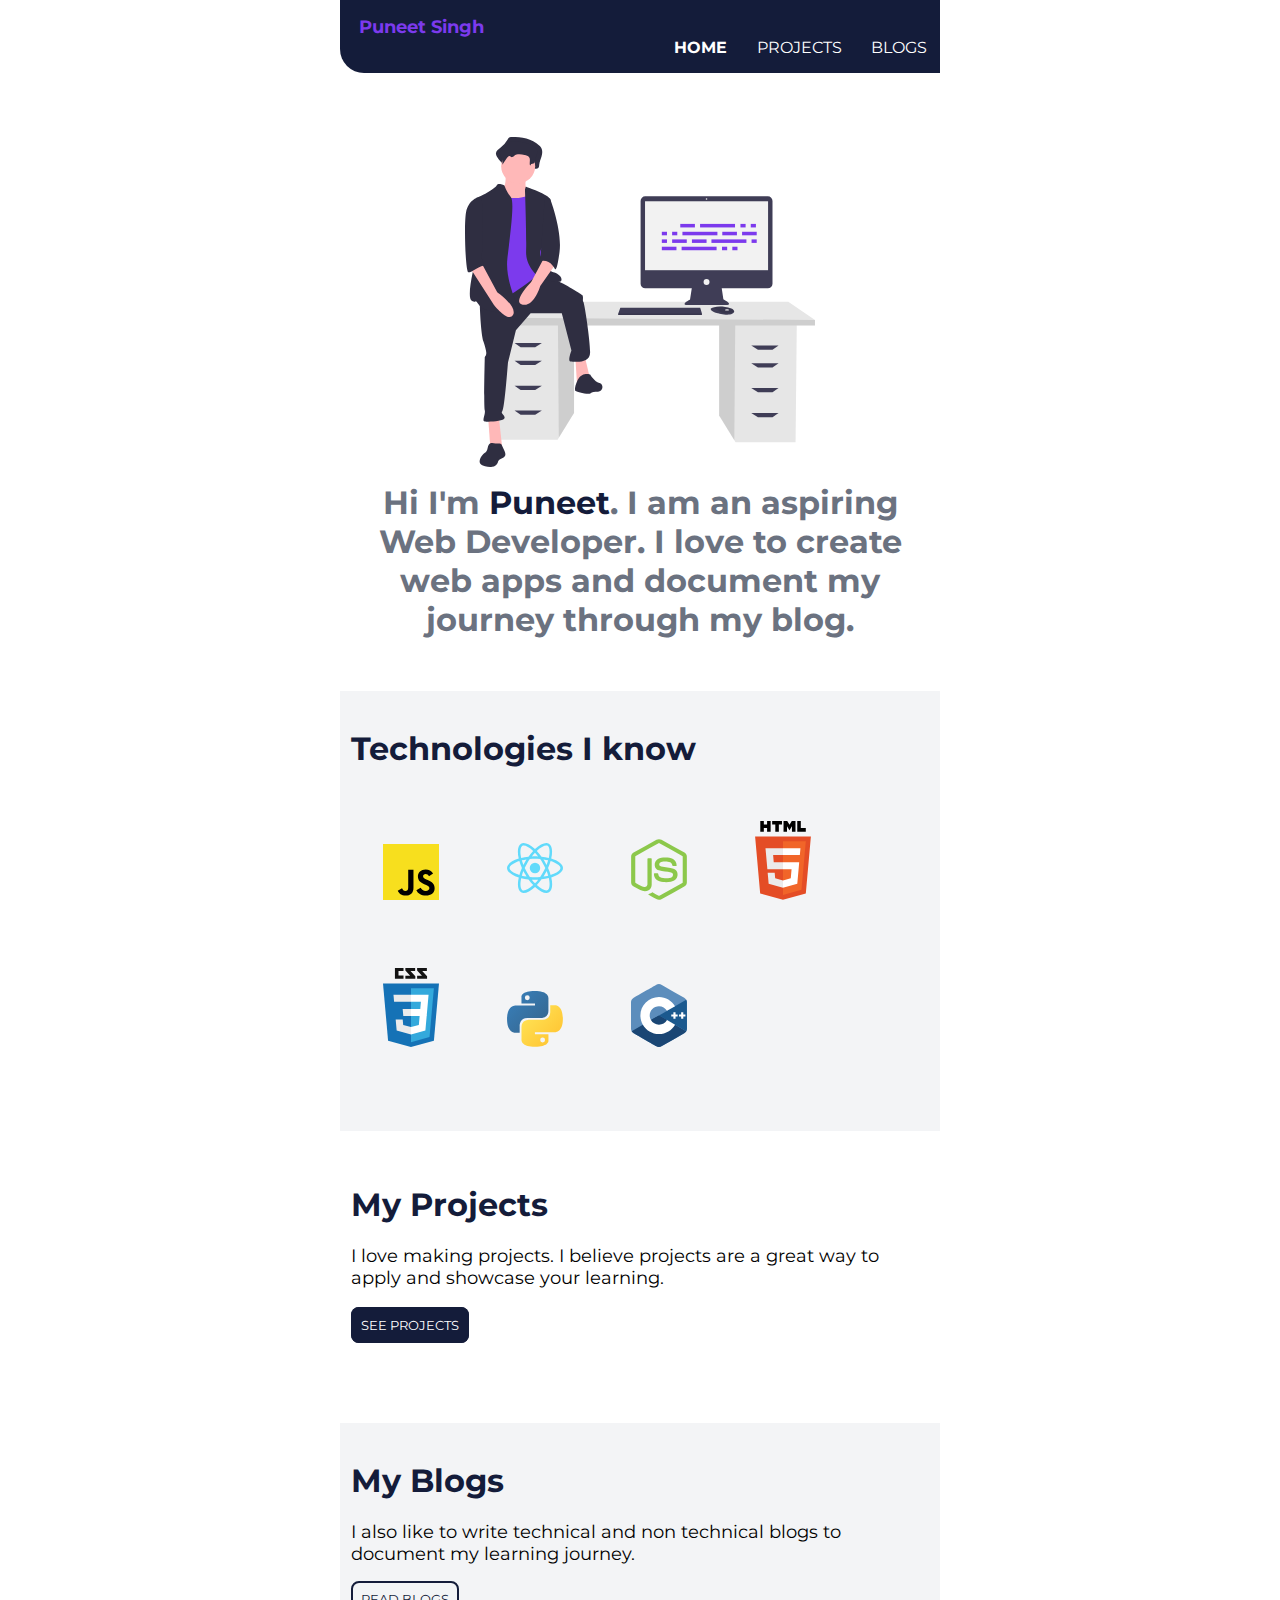
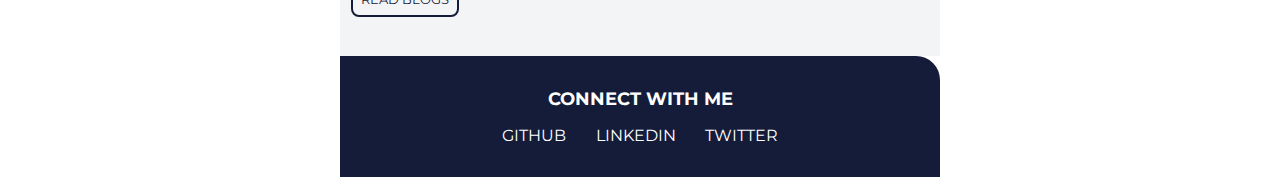
<file: index.html>
<!DOCTYPE html>
<html lang="en">
<head>
    <meta charset="UTF-8">
    <meta name="viewport" content="width=device-width, initial-scale=1.0">
    <title>Puneet Singh | Web Dev</title>
    <link href="main.css" rel="stylesheet">
</head>
<body>
    <nav class="navigation">
        <div class="brand">
            <a href = "index.html" id="link-brand">Puneet Singh</a>
        </div>
        <ul>
            <li><a href = "index.html" class="active">home</a></li>
            <li><a href = "projects.html">projects</a></li>
            <li><a href = "blogs.html">blogs</a></li>
        </ul>
    </nav>

    <header class="hero">
        <img src="/img/hero-img.svg"/>
        <h1 class="hero-heading">Hi I'm <span class="heading-inverted"> Puneet</span>. I am an aspiring Web Developer. I love to create web apps and document my journey through my blog.</h1>
    </header>

    <section class="section ow">
        <h1>Technologies I know</h1>
        <div class="tech-logo">
            <img src="img/jslogo.svg"/>
            <img src="img/reactlogo.svg"/>
            <img src="img/nodejs-icon.svg"/>
            <img src="img/htmllogo.svg"/>
            <img src="img/css-5.svg"/>            
            <img src="img/pythonlogo.svg"/>
            <img src="img/cpplogo.svg"/>
        </div>
    </section>
    <section class="section">
        <h1>My Projects</h1>
        <p>I love making projects. I believe projects are a great way to apply and showcase your learning.</p>
        <p><a class="link link-primary" href="projects.html">See Projects</a></p>
    </section>
    <section class="section ow">
        <h1>My Blogs</h1>
        <p>I also like to write technical and non technical blogs to document my learning journey.</p>
        <a class="link link-secondary" href="blogs.html">Read Blogs</a>
    </section>
   
    <footer class="footer">
        <div class="footer-header">
            Connect with me
        </div>
        <ul>
            <li><a href = "https://github.com/puneetsingh99">github</a></li>
            <li><a href = "https://www.linkedin.com/in/puneet-singh-7b6990199/">linkedin</a></li>
            <li><a href = "https://twitter.com/puneetsingh1999">twitter</a></li>
        </ul>
    </footer>
</body>
</html>
</file>
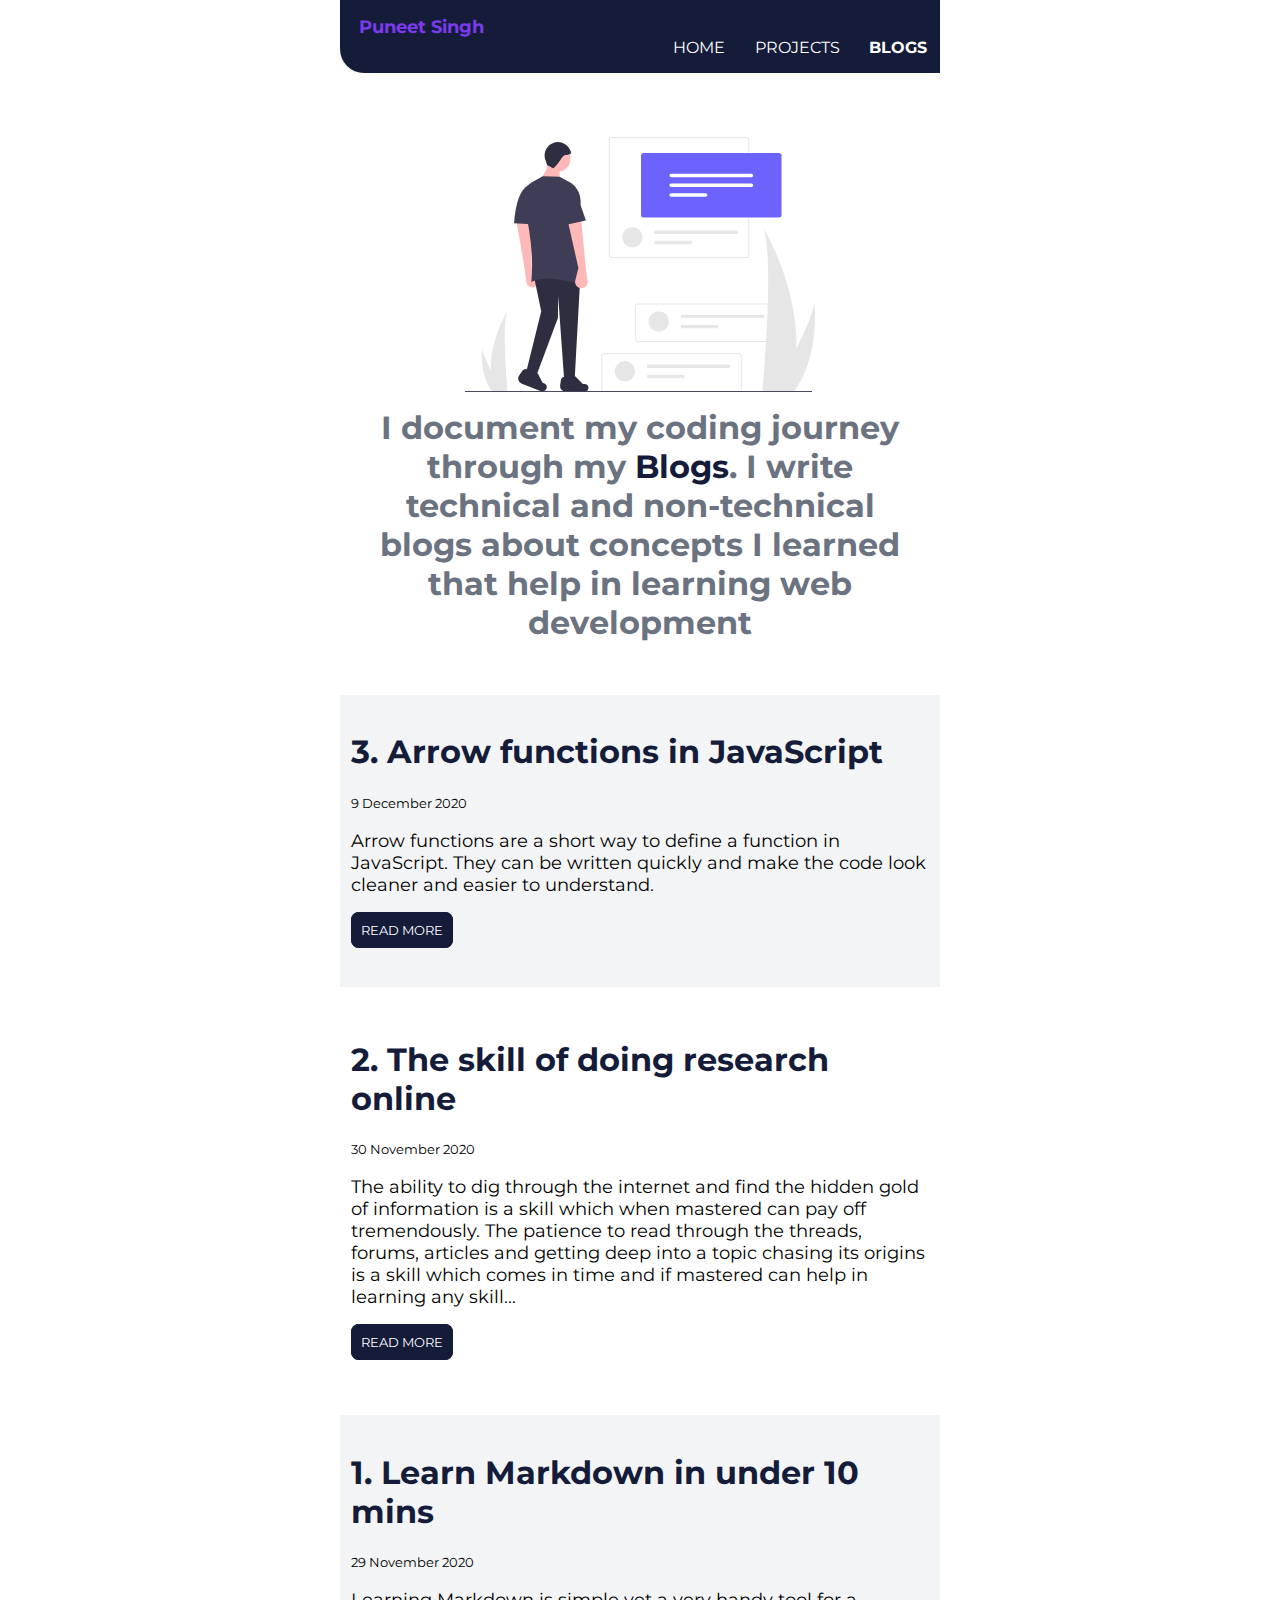
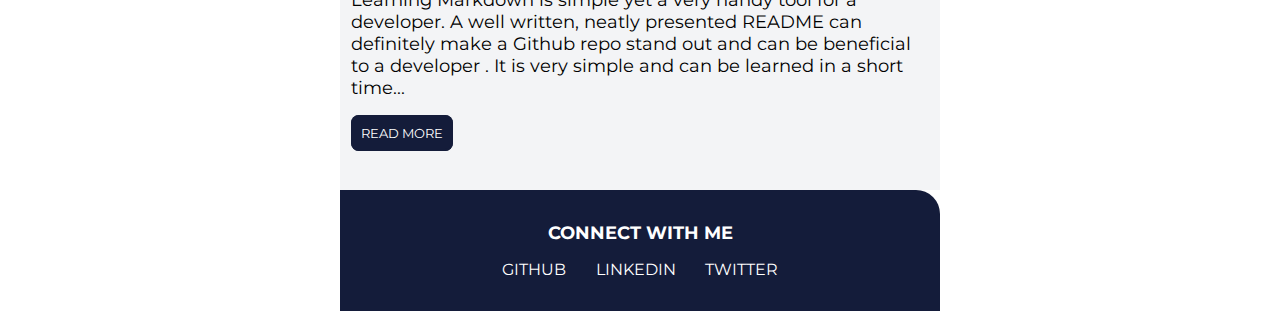
<file: blogs.html>
<!DOCTYPE html>
<html lang="en">

<head>
    <meta charset="UTF-8">
    <meta name="viewport" content="width=device-width, initial-scale=1.0">
    <title>Puneet Singh | Blogs</title>
    <link href="main.css" rel="stylesheet">
</head>

<body>

    <nav class="navigation">
        <div class="brand">
            <a href = "index.html" id="link-brand">Puneet Singh</a>
        </div>
        <ul>
            <li><a href = "index.html">home</a></li>
            <li><a href = "projects.html">projects</a></li>
            <li><a href = "blogs.html" class="active">blogs</a></li>
        </ul>
    </nav>
        <header class="hero">
            <img src="/img/blog.svg"/>
            <h1 class="hero-heading">I document my coding journey through my <span class="heading-inverted"> Blogs</span>. I write technical and non-technical blogs about concepts I learned that help in learning web development</h1>
        </header>
        <section class="section ow">
            <h1>3. Arrow functions in JavaScript </h1>
            <small>9 December 2020</small>
            <p>Arrow functions are a short way to define a function in JavaScript. They can be written quickly and make the code look cleaner and easier to understand.           
            </p>
            <a class="link link-primary" href="https://puneetsingh99.medium.com/arrow-functions-in-javascript-373b76e58be3">Read More</a>
        </section>
        <section class="section">
            <h1>2. The skill of doing research online</h1>
            <small>30 November 2020</small>
            <p>The ability to dig through the internet and find the hidden gold of information is a skill which when mastered can pay off tremendously. The patience to read through the threads, forums, articles and getting deep into a topic chasing its origins is a skill which comes in time and if mastered can help in learning any skill...           
            </p>
            <a class="link link-primary" href="https://puneetsingh99.medium.com/the-skill-of-doing-research-online-9fd31b05532c">Read More</a>
        </section>
        <section class="section ow">
            <h1>1. Learn Markdown in under 10 mins</h1>
            <small>29 November 2020</small>
            <p>Learning Markdown is simple yet a very handy tool for a developer. A well written, neatly presented README can definitely make a Github repo stand out and can be beneficial to a developer . It is very simple and can be learned in a short time...
            </p>
            <a class="link link-primary" href="https://puneetsingh99.medium.com/learn-markdown-in-under-10-minutes-864dfd35f324">Read More</a>
        </section>         

    <footer class="footer">
        <div class="footer-header">
            Connect with me
        </div>
        <ul>
            <li><a href = "https://github.com/puneetsingh99">github</a></li>
            <li><a href = "https://www.linkedin.com/in/puneet-singh-7b6990199/">linkedin</a></li>
            <li><a href = "https://twitter.com/puneetsingh1999">twitter</a></li>
        </ul>
    </footer>
</body>
</file>
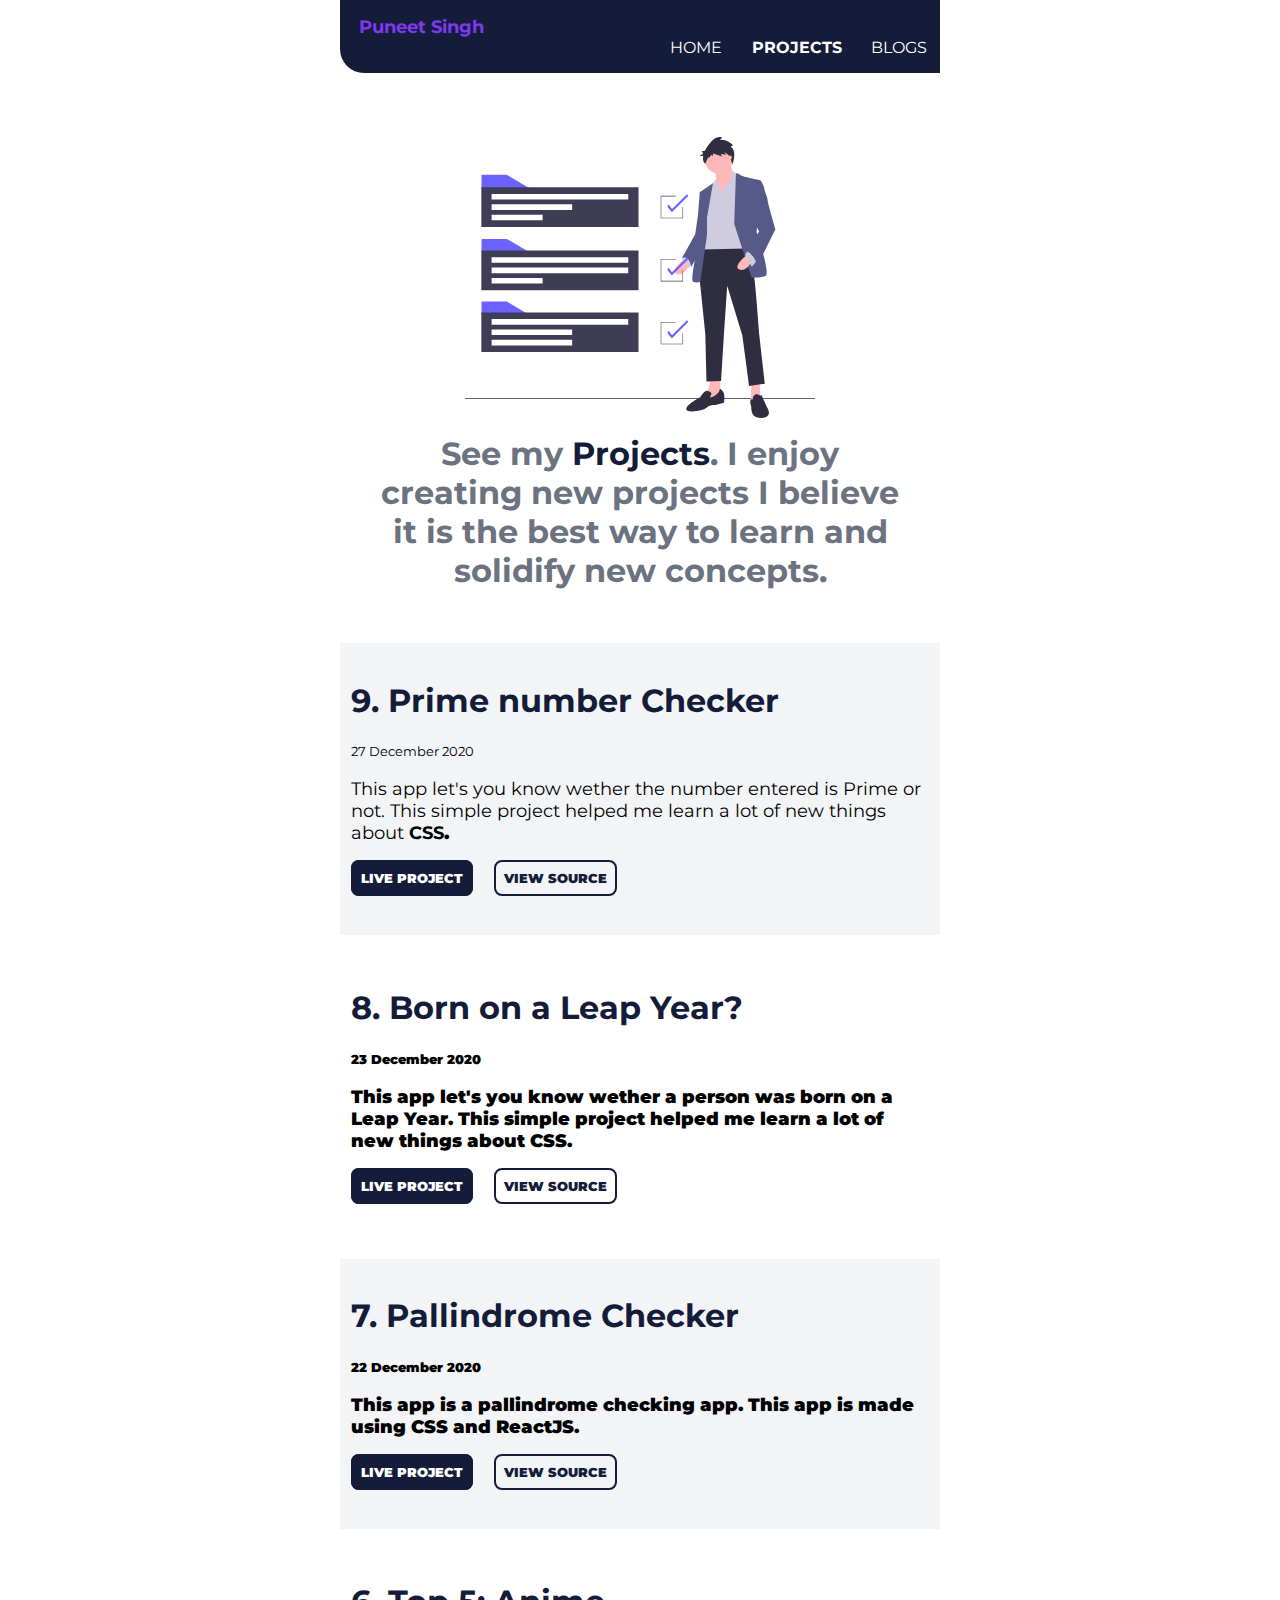
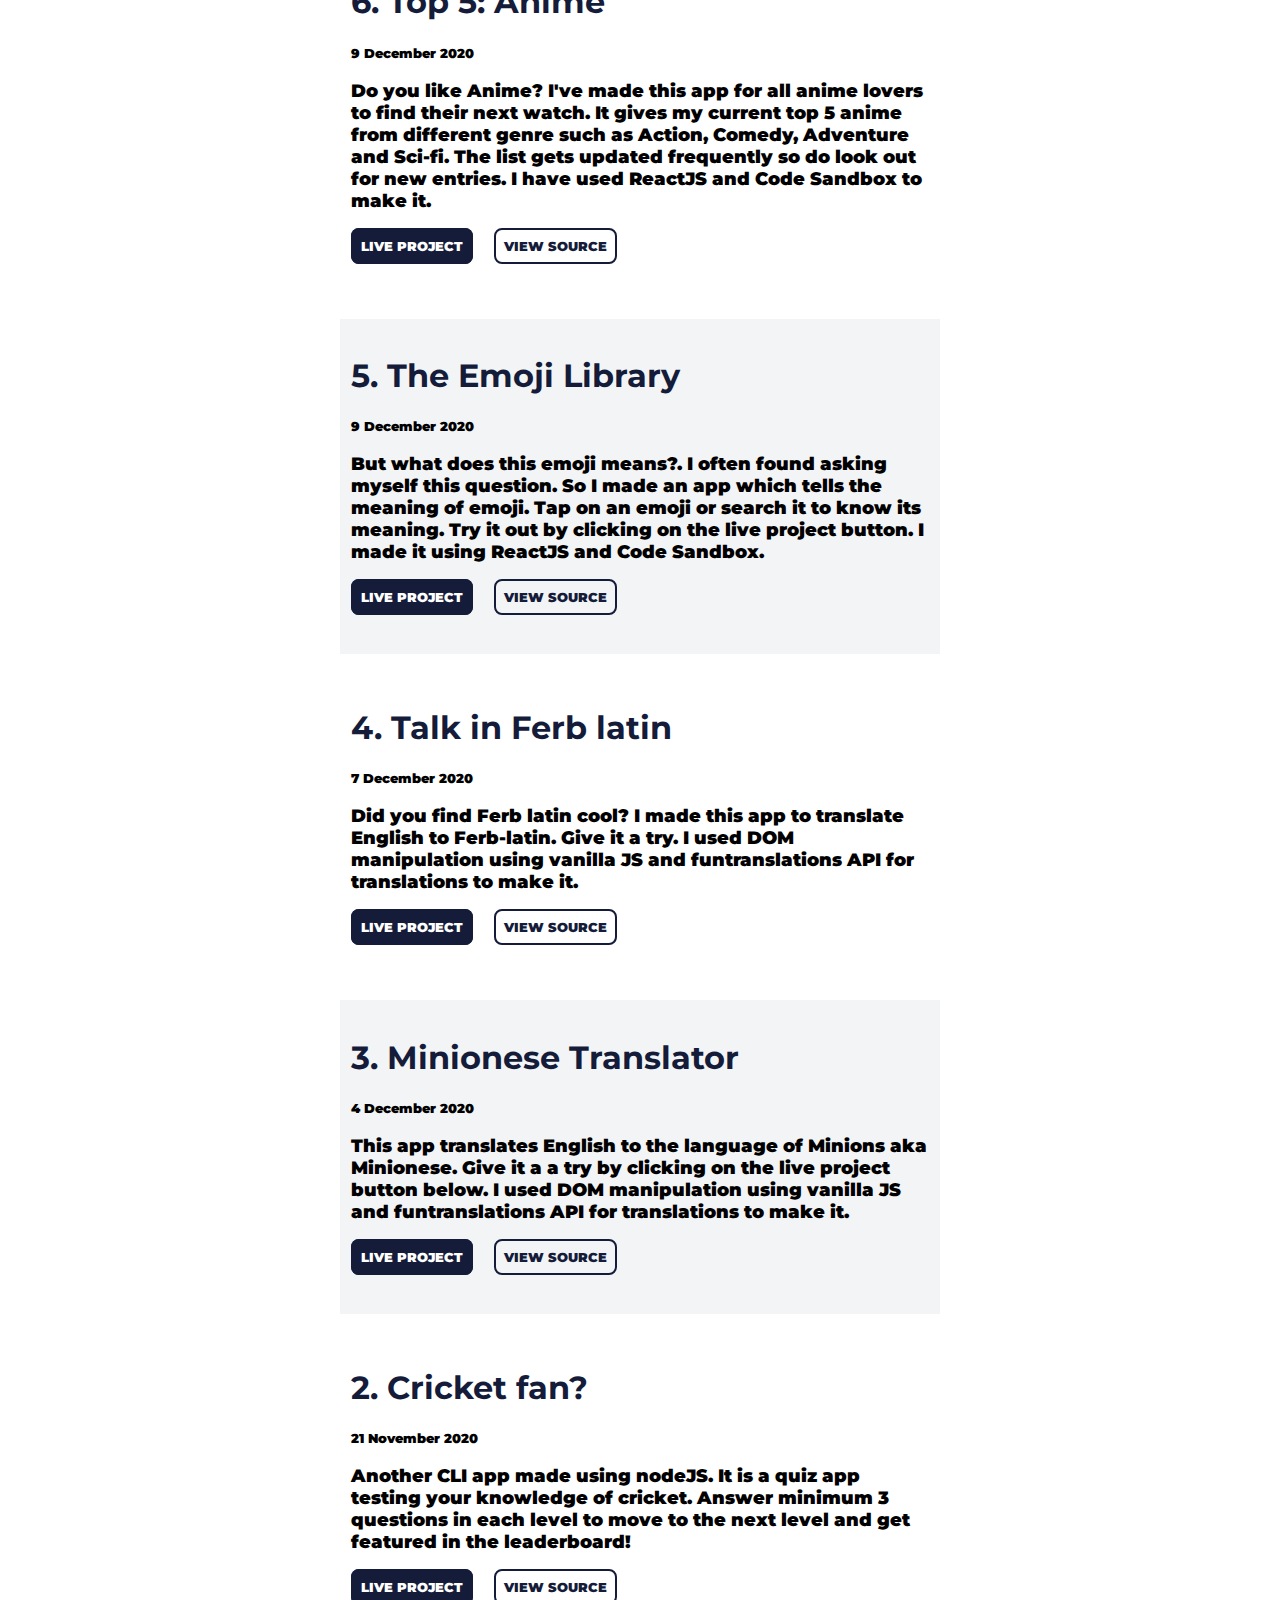
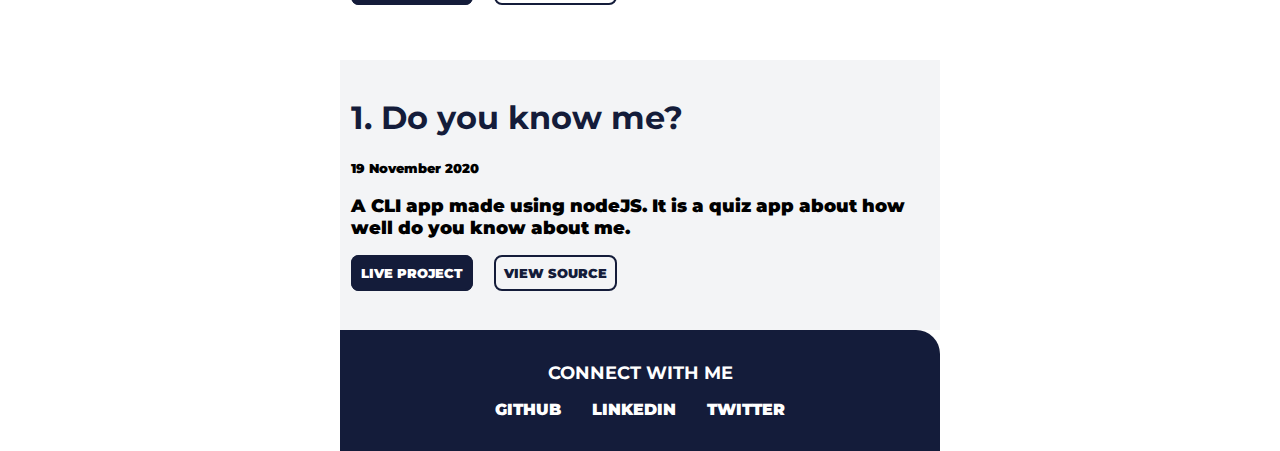
<file: projects.html>
<!DOCTYPE html>
<html lang="en">
<head>
    <meta charset="UTF-8">
    <meta name="viewport" content="width=device-width, initial-scale=1.0">
    <title>Puneet Singh | Projects</title>
    <link href="main.css" rel="stylesheet">
</head>
<body>
    <nav class="navigation">
        <div class="brand">
            <a href = "index.html" id="link-brand">Puneet Singh</a>
        </div>
        <ul>
            <li><a href = "index.html">home</a></li>
            <li><a href = "projects.html" class="active">projects</a></li>
            <li><a href = "blogs.html">blogs</a></li>
        </ul>
    </nav>

    <header class="hero">
        <img src="/img/projects.svg"/>
        <h1 class="hero-heading">See my <span class="heading-inverted"> Projects</span>. I enjoy creating new projects I believe it is the best way to learn and solidify new concepts.</h1>
    </header>

    <section class="section ow">
        <h1>9. Prime number Checker</h1>
        <small>27 December 2020</small>
        <p>This app let's you know wether the number entered is Prime or not. This simple project helped me learn a lot of new things about <strong>CSS<strong>.</p>
        <a class="link link-primary" href="https://primenumbercheck.netlify.app/">LIVE PROJECT</a>
        <a class="link link-secondary" href="https://github.com/puneetsingh99/primenumber">VIEW SOURCE</a>
    </section>

    <section class="section">
        <h1>8. Born on a Leap Year?</h1>
        <small>23 December 2020</small>
        <p>This app let's you know wether a person was born on a Leap Year. This simple project helped me learn a lot of new things about <strong>CSS<strong>.</p>
        <a class="link link-primary" href="https://bornonleapyear.netlify.app/">LIVE PROJECT</a>
        <a class="link link-secondary" href="https://github.com/puneetsingh99/leapyear">VIEW SOURCE</a>
    </section>

    <section class="section ow">
        <h1>7. Pallindrome Checker</h1>
        <small>22 December 2020</small>
        <p>This app is a pallindrome checking app. This app is made using <strong>CSS and ReactJS<strong>.</p>
        <a class="link link-primary" href="https://ylef2.csb.app/">LIVE PROJECT</a>
        <a class="link link-secondary" href="https://github.com/puneetsingh99/Pallindrome-checker">VIEW SOURCE</a>
    </section>

    <section class="section">
        <h1>6. Top 5: Anime</h1>
        <small>9 December 2020</small>
        <p>Do you like Anime? I've made this app for all anime lovers to find their next watch. It gives my current top 5 anime from different genre such as Action, Comedy, Adventure and Sci-fi. The list gets updated frequently so do look out for new entries. I have used <strong>ReactJS</strong> and <strong>Code Sandbox
            
        </strong> to make it.</p>
        <a class="link link-primary" href="https://f0nm2.csb.app/">LIVE PROJECT</a>
        <a class="link link-secondary" href="https://github.com/puneetsingh99/anime-recommendation-app">VIEW SOURCE</a>
    </section>

    <section class="section  ow">
        <h1>5. The Emoji Library </h1>
        <small>9 December 2020</small>
        <p><strong>But what does this emoji means?</strong>. I often found asking myself this question. So I made an app which tells the meaning of emoji. Tap on an emoji or search it to know its meaning. Try it out by clicking on the live project button. I made it using <strong>ReactJS</strong> and <strong>Code Sandbox</strong>.</p>
        <a class="link link-primary" href="https://myx0n.csb.app/">LIVE PROJECT</a>
        <a class="link link-secondary" href="https://github.com/puneetsingh99/emoji-interpreter-app">VIEW SOURCE</a>
    </section>

    <section class="section">
        <h1>4. Talk in Ferb latin</h1>
        <small>7 December 2020</small>
        <p>Did you find Ferb latin cool? I made this app to translate English to Ferb-latin. Give it a try. I used <strong>DOM manipulation using vanilla JS and funtranslations API for translations</strong> to make it.</p>
        <a class="link link-primary" href="https://ferblatintranslator.netlify.app/">LIVE PROJECT</a>
        <a class="link link-secondary" href="https://github.com/puneetsingh99/ferb-latin-translator">VIEW SOURCE</a>
    </section>

    <section class="section  ow">
        <h1>3. Minionese Translator</h1>
        <small>4 December 2020</small>
        <p>This app translates English to the language of Minions aka Minionese. Give it a a try by clicking on the live project button below. I used <strong>DOM manipulation using vanilla JS and funtranslations API for translations</strong> to make it.</p>
        <a class="link link-primary" href="https://miniontranslatorapp.netlify.app/">LIVE PROJECT</a>
        <a class="link link-secondary" href="https://github.com/puneetsingh99/minion-translator-app">VIEW SOURCE</a>
    </section>

    <section class="section">
        <h1>2. Cricket fan?</h1>
        <small>21 November 2020</small>
        <p>Another CLI app made using <strong>nodeJS</strong>. It is a quiz app testing your knowledge of cricket. Answer minimum 3 questions in each level to move to the next level and get featured in the leaderboard!</p>
        <a class="link link-primary" href="https://repl.it/@PuneetSingh2/CLI-cricket-quiz-lvl0-proj-1-Completed?embed=1&output=1#index.js">LIVE PROJECT</a>
        <a class="link link-secondary" href="https://github.com/puneetsingh99/Cricket-Fandom-quiz">VIEW SOURCE</a>
    </section>

    <section class="section  ow">
        <h1>1. Do you know me?</h1>
        <small>19 November 2020</small>
        <p>A CLI app made using <strong>nodeJS</strong>. It is a quiz app about how well do you know about me.</p>
        <a class="link link-primary" href="https://repl.it/@PuneetSingh2/Puneet-singh-neogcamp-levelZero-lesson-1-proj-1-2?embed=1&output=1">LIVE PROJECT</a>
        <a class="link link-secondary" href="https://github.com/puneetsingh99/How-well-do-you-know-me-quiz">VIEW SOURCE</a>
    </section>

    <footer class="footer">
        <div class="footer-header">
            Connect with me
        </div>
        <ul>
            <li><a href = "https://github.com/puneetsingh99">github</a></li>
            <li><a href = "https://www.linkedin.com/in/puneet-singh-7b6990199/">linkedin</a></li>
            <li><a href = "https://twitter.com/puneetsingh1999">twitter</a></li>
        </ul>
    </footer>
</body>
</file>
<file: main.css>
@import url('https://fonts.googleapis.com/css2?family=Montserrat:wght@400;700&display=swap');

:root {
    --primary: #141c3a;;
    --secondary: #7C3AED;
    --gray: #F3F4F6;
    --dark-gray:#6B7280;
}

body{
    font-family: 'Montserrat', sans-serif;
    max-width: 600px;
    margin: auto;
}

hr{
    margin: 2rem 0rem;
}

a {
    text-decoration: none;
    text-transform: uppercase;
}

ul{
    list-style: none;
    margin: 0px;
}

.active{
    font-weight: bold;
}
/* navigation */
.navigation{
    background-color: var(--primary);
    border-bottom-left-radius: 1.5rem;
    padding: 1rem 0rem;
}

#link-brand{
    text-transform: capitalize;
    font-weight: bold;
    font-size: large;
    color: var(--secondary);
    padding-left:0.8rem;
    margin: 0.4rem;
}


.navigation ul {
    text-align: right;
}

.navigation li {
    display: inline-block;
    padding: 0rem 0.8rem;
    margin: 0px;
}

.navigation a{
    color: white;
    text-transform: uppercase;
}

/* hero */

.hero{
    padding: 2rem;
    padding-top: 4rem;
}

.hero img{
    display: block;
    width: 350px;
    margin: auto;

}

.hero .hero-heading{
    text-align: center;
    margin: auto;
    margin-bottom: 0.3rem;
    padding-top: 1rem;
    color: var(--dark-gray);
}

.hero .hero-heading .heading-inverted {
    color: var(--primary);
}

/* section */
.section{
    margin-top: 1rem;
    /* margin-bottom: 2rem; */
    padding: 1rem 0.7rem;
    padding-bottom: 2rem;
    padding-bottom: 3rem;
}
.section h1{
    color: var(--primary);
}

.section p{
    font-size: large;
    margin-bottom: 1.5rem;
}
.tech-logo img{

    width: 56px;
    margin: 2rem;
}
.ow{
    background-color: var(--gray);
}


.link{
    box-sizing: border-box;
    border-radius:0.5rem;
    padding: 0.5rem 0.5rem;
    font-size: small;
    border: 2px solid var(--primary);
    
}
.link-primary{
    
    background-color: var(--primary);
    margin-right: 1rem;
    color: white;
    
}
.link-secondary{
    color: var(--primary);
}



/* footer */
.footer{
    background-color: var(--primary);
    border-top-right-radius: 1.5rem;
    padding: 2rem 1rem;
}

.footer .footer-header{
    color: white;
    font-weight: bold;
    text-transform: uppercase;
    font-size: large;
    text-align: center;
    
}

.footer ul{
    padding-inline-start: 0px;
    text-align: center;
}

.footer li{
    display: inline-block;
    margin-top: 1rem;
    padding: 0rem 0.8rem;
}

.footer a{
    color: white;
}
</file>
